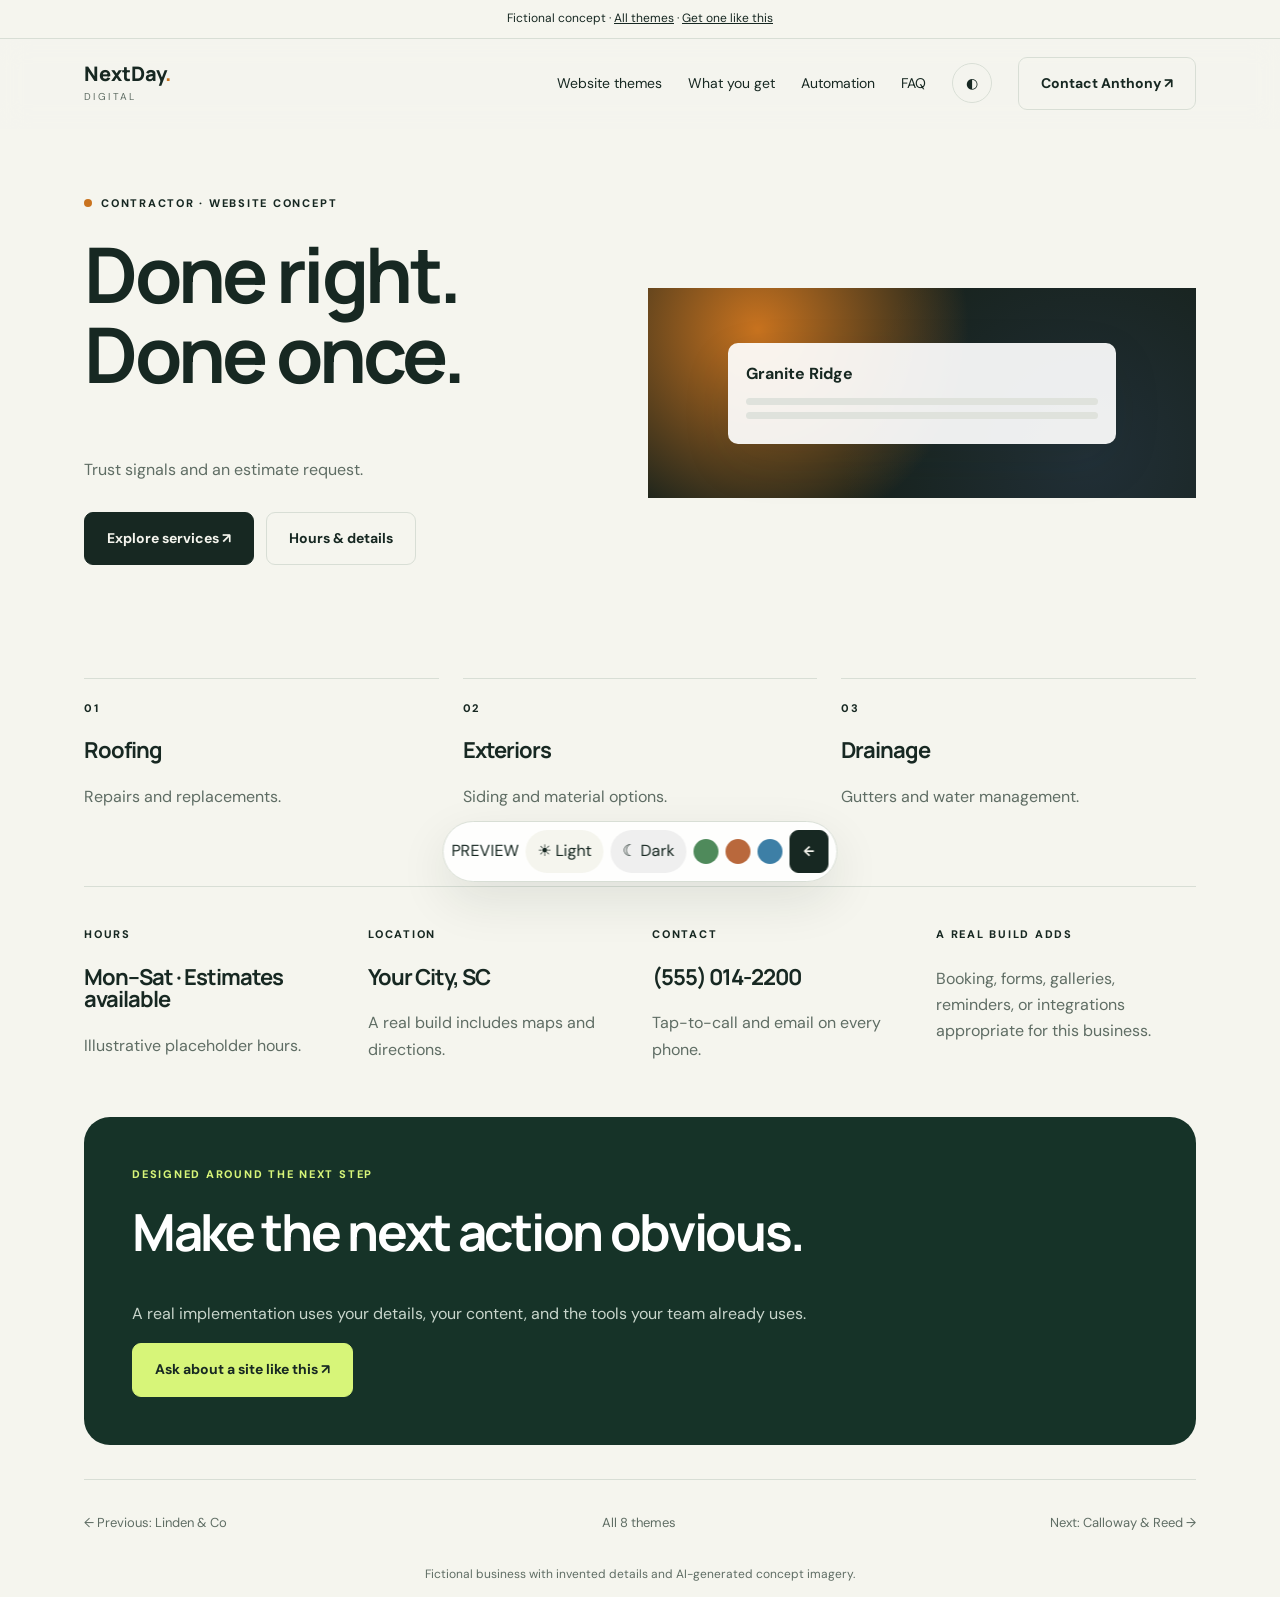
<file: contractor.html>
<!doctype html><html lang="en" data-theme="light"><head><meta charset="UTF-8"><meta name="viewport" content="width=device-width,initial-scale=1"><meta name="robots" content="noindex,follow"><title>Granite Ridge — Website concept by NextDay Digital</title><link rel="stylesheet" href="style.css"><script>document.documentElement.classList.add('js');const m=new URLSearchParams(location.search).get('mode');if(m)document.documentElement.dataset.theme=m</script></head><body class="demo-contractor"><div class="demo-bar">Fictional concept · <a href="themes.html"><u>All themes</u></a> · <a href="index.html?theme=Granite Ridge#inquire"><u>Get one like this</u></a></div><header class="header" id="header"><div class="wrap"><nav><a class="brand" href="index.html">NextDay<span class="mark">.</span><small>DIGITAL</small></a><div class="navlinks"><a href="themes.html" class="">Website themes</a><a href="index.html#packages">What you get</a><a href="index.html#automation">Automation</a><a href="index.html#faq">FAQ</a><button class="theme-toggle" aria-label="Switch color theme">◐</button><a class="btn outline" href="index.html#inquire">Contact Anthony ↗</a></div><button class="burger" id="burger" aria-label="Menu" aria-expanded="false"><i></i><i></i><i></i></button></nav><div class="mobile" id="mobile"><a href="themes.html">Website themes</a><a href="index.html#packages">What you get</a><a href="index.html#automation">Automation</a><a href="index.html#faq">FAQ</a><a href="index.html#inquire">Contact Anthony</a></div></div></header><main><div class="wrap"><section class="demo-hero"><div><div class="eyebrow"><span class="dot"></span>CONTRACTOR · WEBSITE CONCEPT</div><h1>Done right. Done once.</h1><p>Trust signals and an estimate request.</p><div class="actions"><a class="btn" href="#services">Explore services ↗</a><a class="btn outline" href="#details">Hours & details</a></div></div><div><div class="paint" style="--c1:#c9731f;--c2:#223038"><div class="plate"><b>Granite Ridge</b><div class="line"></div><div class="line"></div></div></div></div></section><section class="demo-services" id="services"><article><div class="eyebrow">01</div><h3>Roofing</h3><p>Repairs and replacements.</p></article><article><div class="eyebrow">02</div><h3>Exteriors</h3><p>Siding and material options.</p></article><article><div class="eyebrow">03</div><h3>Drainage</h3><p>Gutters and water management.</p></article></section><section class="info" id="details"><div><div class="eyebrow">HOURS</div><h3>Mon–Sat · Estimates available</h3><p>Illustrative placeholder hours.</p></div><div><div class="eyebrow">LOCATION</div><h3>Your City, SC</h3><p>A real build includes maps and directions.</p></div><div><div class="eyebrow">CONTACT</div><h3>(555) 014-2200</h3><p>Tap-to-call and email on every phone.</p></div><div><div class="eyebrow">A REAL BUILD ADDS</div><p>Booking, forms, galleries, reminders, or integrations appropriate for this business.</p></div></section><section class="demo-cta"><div class="eyebrow" style="color:var(--lime)">DESIGNED AROUND THE NEXT STEP</div><h2>Make the next action obvious.</h2><p>A real implementation uses your details, your content, and the tools your team already uses.</p><a class="btn light" href="index.html?theme=Granite Ridge#inquire">Ask about a site like this ↗</a></section><footer class="footer"><a href="salon.html">← Previous: Linden & Co</a><a href="themes.html">All 8 themes</a><a href="professional.html">Next: Calloway & Reed →</a></footer><p style="text-align:center;font-size:12px">Fictional business with invented details and AI-generated concept imagery.</p></div></main><div class="dock"><span class="label">PREVIEW</span><button class="mode" data-mode="light">☀ <span>Light</span></button><button class="mode" data-mode="dark">☾ <span>Dark</span></button><button class="swatch" data-accent="forest" style="background:#4f8a5b" aria-label="Forest"></button><button class="swatch" data-accent="clay" style="background:#b9683c" aria-label="Clay"></button><button class="swatch" data-accent="ocean" style="background:#3d7fa6" aria-label="Ocean"></button><a class="btn" style="padding:9px 13px" href="themes.html">←</a></div><script src="app.js"></script></body></html>
</file>
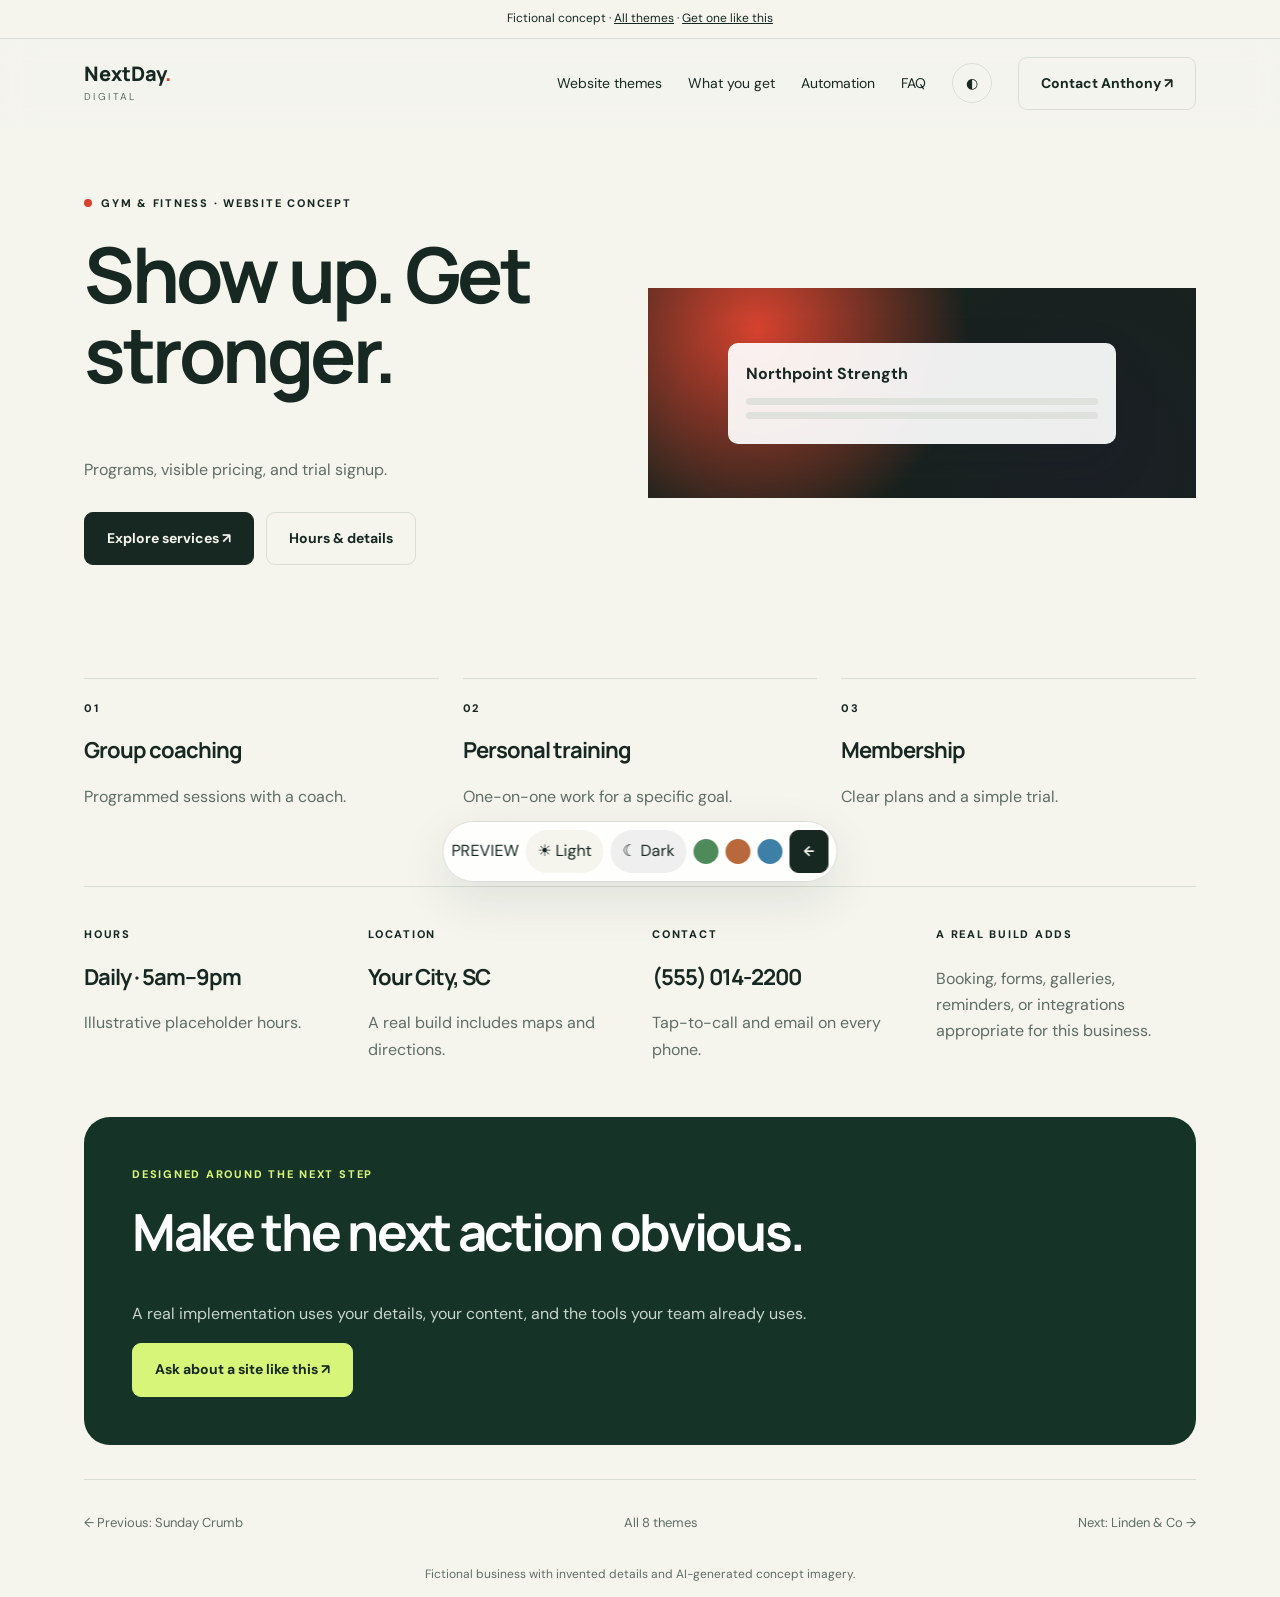
<file: fitness.html>
<!doctype html><html lang="en" data-theme="light"><head><meta charset="UTF-8"><meta name="viewport" content="width=device-width,initial-scale=1"><meta name="robots" content="noindex,follow"><title>Northpoint Strength — Website concept by NextDay Digital</title><link rel="stylesheet" href="style.css"><script>document.documentElement.classList.add('js');const m=new URLSearchParams(location.search).get('mode');if(m)document.documentElement.dataset.theme=m</script></head><body class="demo-fitness"><div class="demo-bar">Fictional concept · <a href="themes.html"><u>All themes</u></a> · <a href="index.html?theme=Northpoint Strength#inquire"><u>Get one like this</u></a></div><header class="header" id="header"><div class="wrap"><nav><a class="brand" href="index.html">NextDay<span class="mark">.</span><small>DIGITAL</small></a><div class="navlinks"><a href="themes.html" class="">Website themes</a><a href="index.html#packages">What you get</a><a href="index.html#automation">Automation</a><a href="index.html#faq">FAQ</a><button class="theme-toggle" aria-label="Switch color theme">◐</button><a class="btn outline" href="index.html#inquire">Contact Anthony ↗</a></div><button class="burger" id="burger" aria-label="Menu" aria-expanded="false"><i></i><i></i><i></i></button></nav><div class="mobile" id="mobile"><a href="themes.html">Website themes</a><a href="index.html#packages">What you get</a><a href="index.html#automation">Automation</a><a href="index.html#faq">FAQ</a><a href="index.html#inquire">Contact Anthony</a></div></div></header><main><div class="wrap"><section class="demo-hero"><div><div class="eyebrow"><span class="dot"></span>GYM & FITNESS · WEBSITE CONCEPT</div><h1>Show up. Get stronger.</h1><p>Programs, visible pricing, and trial signup.</p><div class="actions"><a class="btn" href="#services">Explore services ↗</a><a class="btn outline" href="#details">Hours & details</a></div></div><div><div class="paint" style="--c1:#d8432f;--c2:#1b1f26"><div class="plate"><b>Northpoint Strength</b><div class="line"></div><div class="line"></div></div></div></div></section><section class="demo-services" id="services"><article><div class="eyebrow">01</div><h3>Group coaching</h3><p>Programmed sessions with a coach.</p></article><article><div class="eyebrow">02</div><h3>Personal training</h3><p>One-on-one work for a specific goal.</p></article><article><div class="eyebrow">03</div><h3>Membership</h3><p>Clear plans and a simple trial.</p></article></section><section class="info" id="details"><div><div class="eyebrow">HOURS</div><h3>Daily · 5am–9pm</h3><p>Illustrative placeholder hours.</p></div><div><div class="eyebrow">LOCATION</div><h3>Your City, SC</h3><p>A real build includes maps and directions.</p></div><div><div class="eyebrow">CONTACT</div><h3>(555) 014-2200</h3><p>Tap-to-call and email on every phone.</p></div><div><div class="eyebrow">A REAL BUILD ADDS</div><p>Booking, forms, galleries, reminders, or integrations appropriate for this business.</p></div></section><section class="demo-cta"><div class="eyebrow" style="color:var(--lime)">DESIGNED AROUND THE NEXT STEP</div><h2>Make the next action obvious.</h2><p>A real implementation uses your details, your content, and the tools your team already uses.</p><a class="btn light" href="index.html?theme=Northpoint Strength#inquire">Ask about a site like this ↗</a></section><footer class="footer"><a href="bakery.html">← Previous: Sunday Crumb</a><a href="themes.html">All 8 themes</a><a href="salon.html">Next: Linden & Co →</a></footer><p style="text-align:center;font-size:12px">Fictional business with invented details and AI-generated concept imagery.</p></div></main><div class="dock"><span class="label">PREVIEW</span><button class="mode" data-mode="light">☀ <span>Light</span></button><button class="mode" data-mode="dark">☾ <span>Dark</span></button><button class="swatch" data-accent="forest" style="background:#4f8a5b" aria-label="Forest"></button><button class="swatch" data-accent="clay" style="background:#b9683c" aria-label="Clay"></button><button class="swatch" data-accent="ocean" style="background:#3d7fa6" aria-label="Ocean"></button><a class="btn" style="padding:9px 13px" href="themes.html">←</a></div><script src="app.js"></script></body></html>
</file>
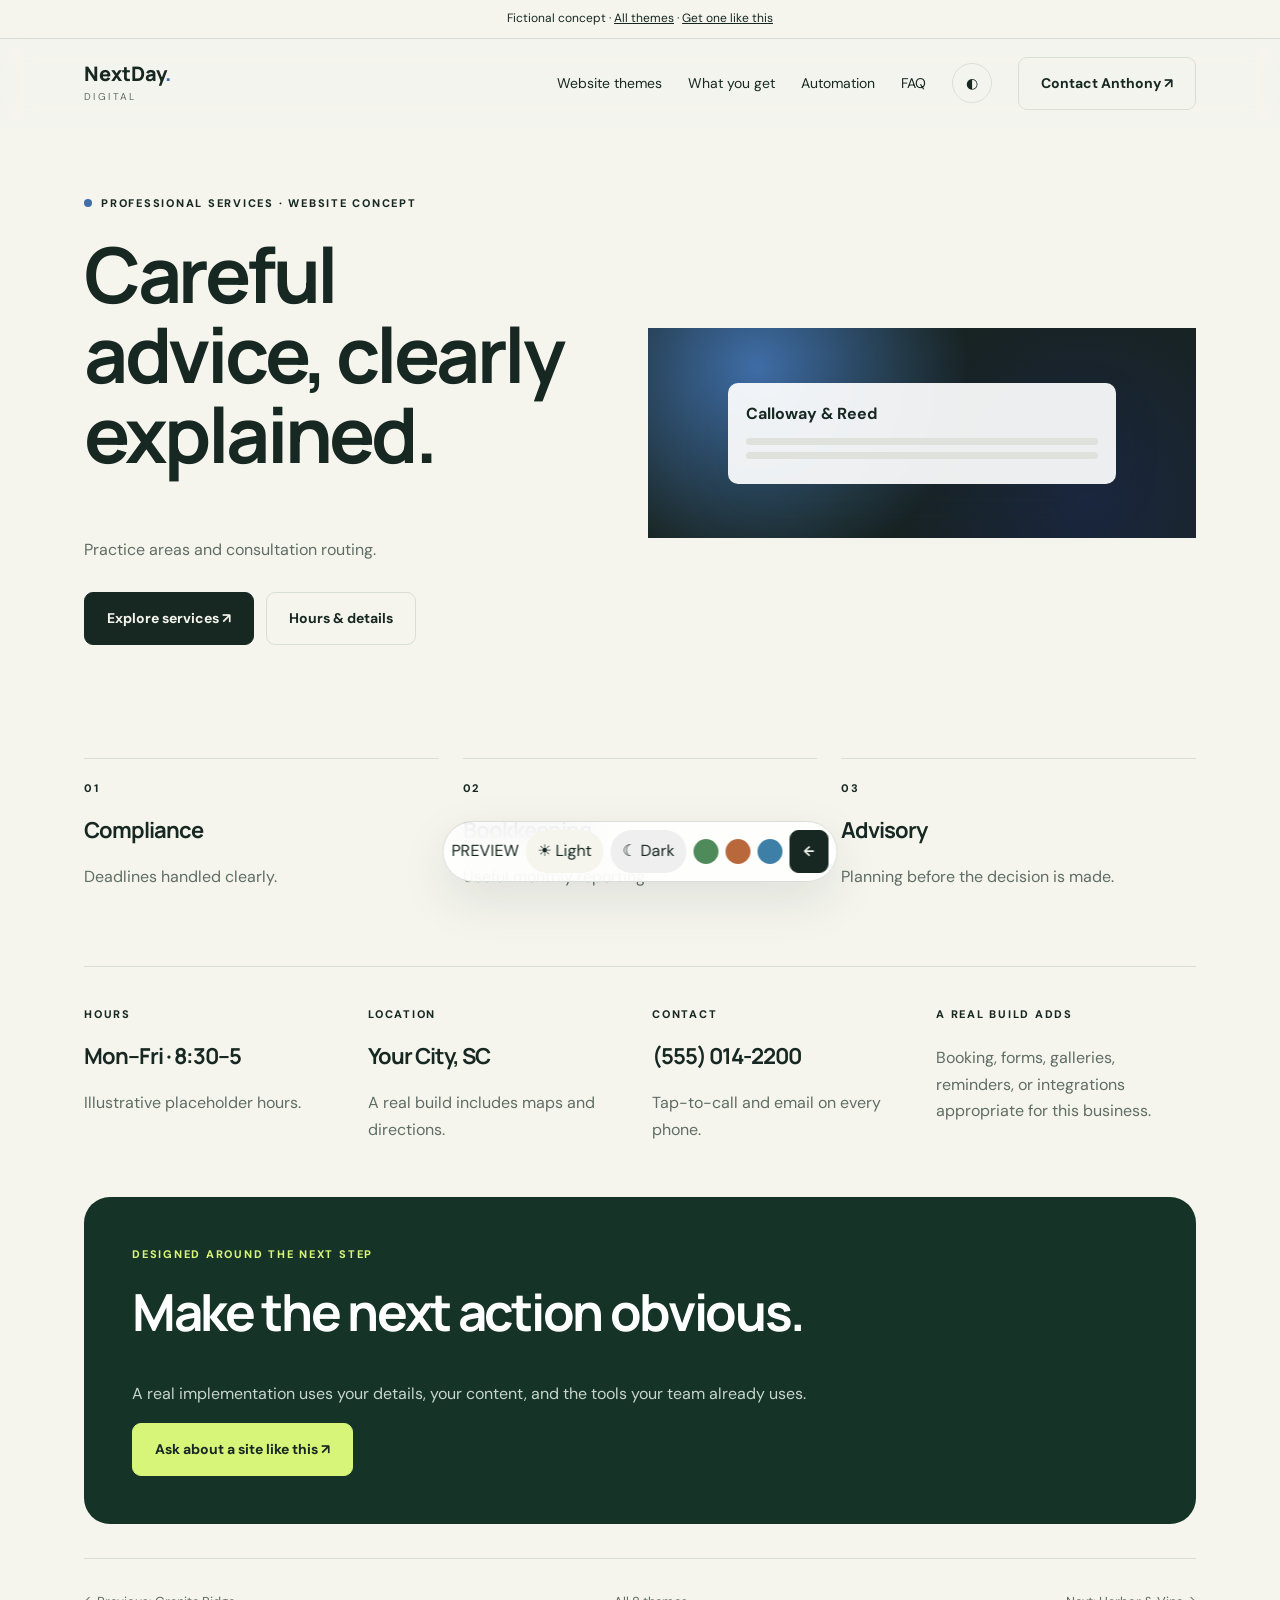
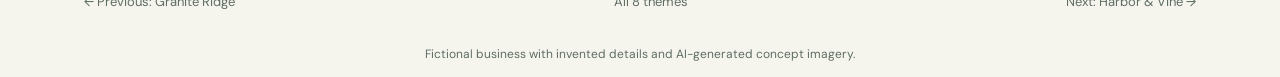
<file: professional.html>
<!doctype html><html lang="en" data-theme="light"><head><meta charset="UTF-8"><meta name="viewport" content="width=device-width,initial-scale=1"><meta name="robots" content="noindex,follow"><title>Calloway & Reed — Website concept by NextDay Digital</title><link rel="stylesheet" href="style.css"><script>document.documentElement.classList.add('js');const m=new URLSearchParams(location.search).get('mode');if(m)document.documentElement.dataset.theme=m</script></head><body class="demo-professional"><div class="demo-bar">Fictional concept · <a href="themes.html"><u>All themes</u></a> · <a href="index.html?theme=Calloway %26 Reed#inquire"><u>Get one like this</u></a></div><header class="header" id="header"><div class="wrap"><nav><a class="brand" href="index.html">NextDay<span class="mark">.</span><small>DIGITAL</small></a><div class="navlinks"><a href="themes.html" class="">Website themes</a><a href="index.html#packages">What you get</a><a href="index.html#automation">Automation</a><a href="index.html#faq">FAQ</a><button class="theme-toggle" aria-label="Switch color theme">◐</button><a class="btn outline" href="index.html#inquire">Contact Anthony ↗</a></div><button class="burger" id="burger" aria-label="Menu" aria-expanded="false"><i></i><i></i><i></i></button></nav><div class="mobile" id="mobile"><a href="themes.html">Website themes</a><a href="index.html#packages">What you get</a><a href="index.html#automation">Automation</a><a href="index.html#faq">FAQ</a><a href="index.html#inquire">Contact Anthony</a></div></div></header><main><div class="wrap"><section class="demo-hero"><div><div class="eyebrow"><span class="dot"></span>PROFESSIONAL SERVICES · WEBSITE CONCEPT</div><h1>Careful advice, clearly explained.</h1><p>Practice areas and consultation routing.</p><div class="actions"><a class="btn" href="#services">Explore services ↗</a><a class="btn outline" href="#details">Hours & details</a></div></div><div><div class="paint" style="--c1:#3f6ea8;--c2:#1b2740"><div class="plate"><b>Calloway & Reed</b><div class="line"></div><div class="line"></div></div></div></div></section><section class="demo-services" id="services"><article><div class="eyebrow">01</div><h3>Compliance</h3><p>Deadlines handled clearly.</p></article><article><div class="eyebrow">02</div><h3>Bookkeeping</h3><p>Useful monthly reporting.</p></article><article><div class="eyebrow">03</div><h3>Advisory</h3><p>Planning before the decision is made.</p></article></section><section class="info" id="details"><div><div class="eyebrow">HOURS</div><h3>Mon–Fri · 8:30–5</h3><p>Illustrative placeholder hours.</p></div><div><div class="eyebrow">LOCATION</div><h3>Your City, SC</h3><p>A real build includes maps and directions.</p></div><div><div class="eyebrow">CONTACT</div><h3>(555) 014-2200</h3><p>Tap-to-call and email on every phone.</p></div><div><div class="eyebrow">A REAL BUILD ADDS</div><p>Booking, forms, galleries, reminders, or integrations appropriate for this business.</p></div></section><section class="demo-cta"><div class="eyebrow" style="color:var(--lime)">DESIGNED AROUND THE NEXT STEP</div><h2>Make the next action obvious.</h2><p>A real implementation uses your details, your content, and the tools your team already uses.</p><a class="btn light" href="index.html?theme=Calloway %26 Reed#inquire">Ask about a site like this ↗</a></section><footer class="footer"><a href="contractor.html">← Previous: Granite Ridge</a><a href="themes.html">All 8 themes</a><a href="restaurant.html">Next: Harbor & Vine →</a></footer><p style="text-align:center;font-size:12px">Fictional business with invented details and AI-generated concept imagery.</p></div></main><div class="dock"><span class="label">PREVIEW</span><button class="mode" data-mode="light">☀ <span>Light</span></button><button class="mode" data-mode="dark">☾ <span>Dark</span></button><button class="swatch" data-accent="forest" style="background:#4f8a5b" aria-label="Forest"></button><button class="swatch" data-accent="clay" style="background:#b9683c" aria-label="Clay"></button><button class="swatch" data-accent="ocean" style="background:#3d7fa6" aria-label="Ocean"></button><a class="btn" style="padding:9px 13px" href="themes.html">←</a></div><script src="app.js"></script></body></html>
</file>
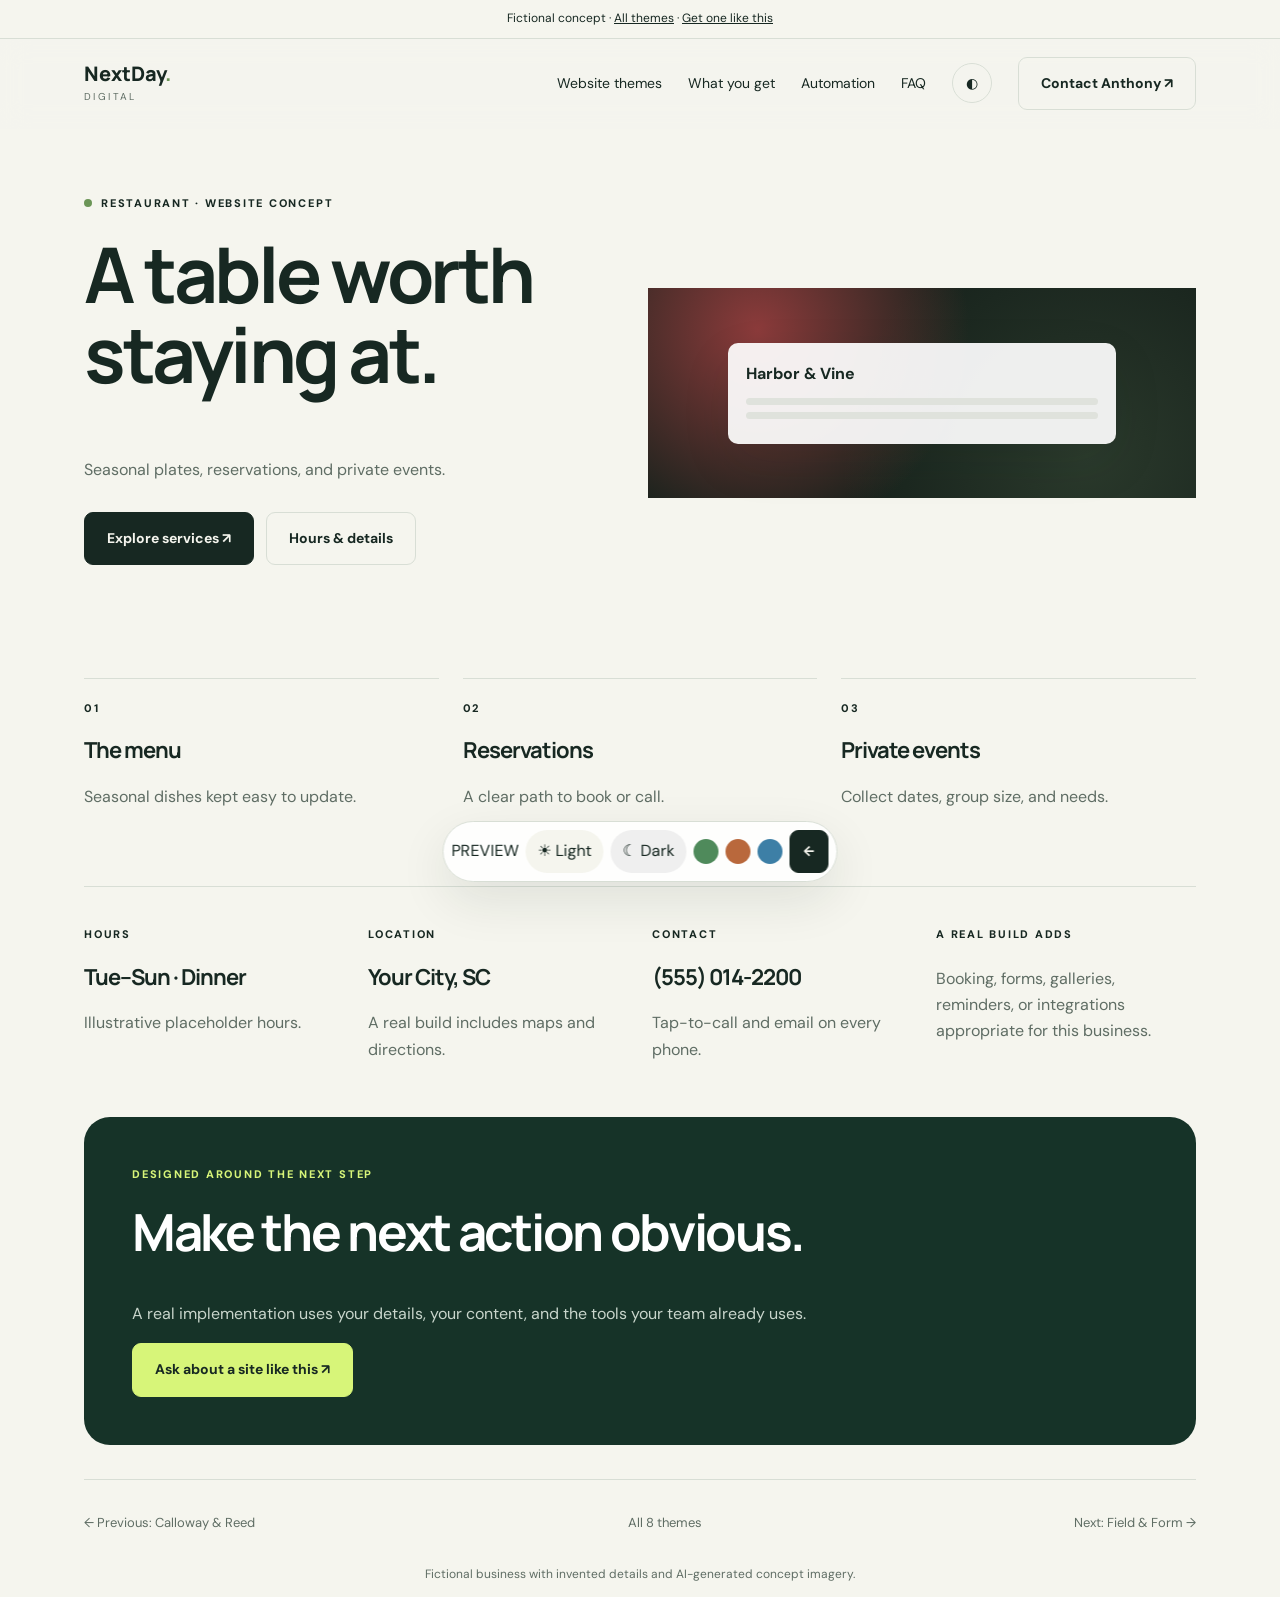
<file: restaurant.html>
<!doctype html><html lang="en" data-theme="light"><head><meta charset="UTF-8"><meta name="viewport" content="width=device-width,initial-scale=1"><meta name="robots" content="noindex,follow"><title>Harbor & Vine — Website concept by NextDay Digital</title><link rel="stylesheet" href="style.css"><script>document.documentElement.classList.add('js');const m=new URLSearchParams(location.search).get('mode');if(m)document.documentElement.dataset.theme=m</script></head><body class="demo-restaurant"><div class="demo-bar">Fictional concept · <a href="themes.html"><u>All themes</u></a> · <a href="index.html?theme=Harbor %26 Vine#inquire"><u>Get one like this</u></a></div><header class="header" id="header"><div class="wrap"><nav><a class="brand" href="index.html">NextDay<span class="mark">.</span><small>DIGITAL</small></a><div class="navlinks"><a href="themes.html" class="">Website themes</a><a href="index.html#packages">What you get</a><a href="index.html#automation">Automation</a><a href="index.html#faq">FAQ</a><button class="theme-toggle" aria-label="Switch color theme">◐</button><a class="btn outline" href="index.html#inquire">Contact Anthony ↗</a></div><button class="burger" id="burger" aria-label="Menu" aria-expanded="false"><i></i><i></i><i></i></button></nav><div class="mobile" id="mobile"><a href="themes.html">Website themes</a><a href="index.html#packages">What you get</a><a href="index.html#automation">Automation</a><a href="index.html#faq">FAQ</a><a href="index.html#inquire">Contact Anthony</a></div></div></header><main><div class="wrap"><section class="demo-hero"><div><div class="eyebrow"><span class="dot"></span>RESTAURANT · WEBSITE CONCEPT</div><h1>A table worth staying at.</h1><p>Seasonal plates, reservations, and private events.</p><div class="actions"><a class="btn" href="#services">Explore services ↗</a><a class="btn outline" href="#details">Hours & details</a></div></div><div><div class="paint" style="--c1:#8c3b3b;--c2:#2b3a2c"><div class="plate"><b>Harbor & Vine</b><div class="line"></div><div class="line"></div></div></div></div></section><section class="demo-services" id="services"><article><div class="eyebrow">01</div><h3>The menu</h3><p>Seasonal dishes kept easy to update.</p></article><article><div class="eyebrow">02</div><h3>Reservations</h3><p>A clear path to book or call.</p></article><article><div class="eyebrow">03</div><h3>Private events</h3><p>Collect dates, group size, and needs.</p></article></section><section class="info" id="details"><div><div class="eyebrow">HOURS</div><h3>Tue–Sun · Dinner</h3><p>Illustrative placeholder hours.</p></div><div><div class="eyebrow">LOCATION</div><h3>Your City, SC</h3><p>A real build includes maps and directions.</p></div><div><div class="eyebrow">CONTACT</div><h3>(555) 014-2200</h3><p>Tap-to-call and email on every phone.</p></div><div><div class="eyebrow">A REAL BUILD ADDS</div><p>Booking, forms, galleries, reminders, or integrations appropriate for this business.</p></div></section><section class="demo-cta"><div class="eyebrow" style="color:var(--lime)">DESIGNED AROUND THE NEXT STEP</div><h2>Make the next action obvious.</h2><p>A real implementation uses your details, your content, and the tools your team already uses.</p><a class="btn light" href="index.html?theme=Harbor %26 Vine#inquire">Ask about a site like this ↗</a></section><footer class="footer"><a href="professional.html">← Previous: Calloway & Reed</a><a href="themes.html">All 8 themes</a><a href="landscape.html">Next: Field & Form →</a></footer><p style="text-align:center;font-size:12px">Fictional business with invented details and AI-generated concept imagery.</p></div></main><div class="dock"><span class="label">PREVIEW</span><button class="mode" data-mode="light">☀ <span>Light</span></button><button class="mode" data-mode="dark">☾ <span>Dark</span></button><button class="swatch" data-accent="forest" style="background:#4f8a5b" aria-label="Forest"></button><button class="swatch" data-accent="clay" style="background:#b9683c" aria-label="Clay"></button><button class="swatch" data-accent="ocean" style="background:#3d7fa6" aria-label="Ocean"></button><a class="btn" style="padding:9px 13px" href="themes.html">←</a></div><script src="app.js"></script></body></html>
</file>
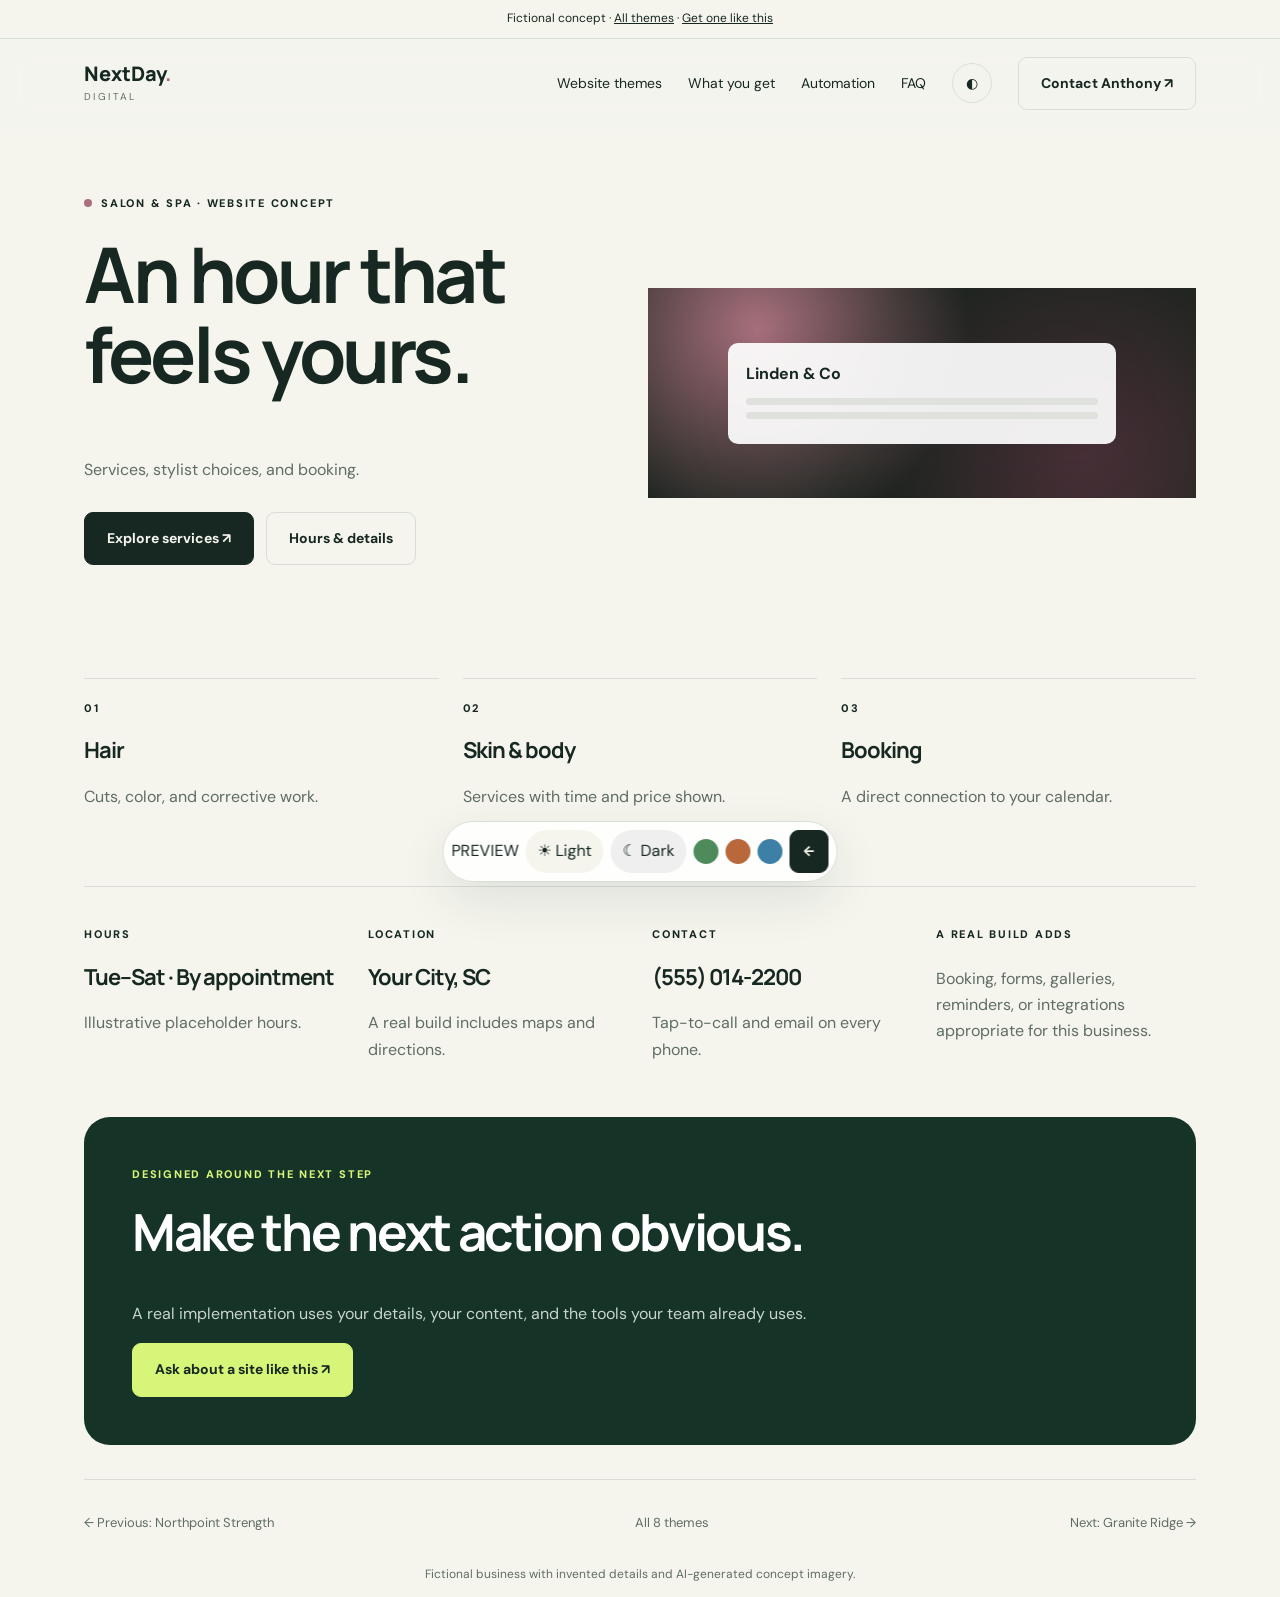
<file: salon.html>
<!doctype html><html lang="en" data-theme="light"><head><meta charset="UTF-8"><meta name="viewport" content="width=device-width,initial-scale=1"><meta name="robots" content="noindex,follow"><title>Linden & Co — Website concept by NextDay Digital</title><link rel="stylesheet" href="style.css"><script>document.documentElement.classList.add('js');const m=new URLSearchParams(location.search).get('mode');if(m)document.documentElement.dataset.theme=m</script></head><body class="demo-salon"><div class="demo-bar">Fictional concept · <a href="themes.html"><u>All themes</u></a> · <a href="index.html?theme=Linden %26 Co#inquire"><u>Get one like this</u></a></div><header class="header" id="header"><div class="wrap"><nav><a class="brand" href="index.html">NextDay<span class="mark">.</span><small>DIGITAL</small></a><div class="navlinks"><a href="themes.html" class="">Website themes</a><a href="index.html#packages">What you get</a><a href="index.html#automation">Automation</a><a href="index.html#faq">FAQ</a><button class="theme-toggle" aria-label="Switch color theme">◐</button><a class="btn outline" href="index.html#inquire">Contact Anthony ↗</a></div><button class="burger" id="burger" aria-label="Menu" aria-expanded="false"><i></i><i></i><i></i></button></nav><div class="mobile" id="mobile"><a href="themes.html">Website themes</a><a href="index.html#packages">What you get</a><a href="index.html#automation">Automation</a><a href="index.html#faq">FAQ</a><a href="index.html#inquire">Contact Anthony</a></div></div></header><main><div class="wrap"><section class="demo-hero"><div><div class="eyebrow"><span class="dot"></span>SALON & SPA · WEBSITE CONCEPT</div><h1>An hour that feels yours.</h1><p>Services, stylist choices, and booking.</p><div class="actions"><a class="btn" href="#services">Explore services ↗</a><a class="btn outline" href="#details">Hours & details</a></div></div><div><div class="paint" style="--c1:#a8707d;--c2:#4a3038"><div class="plate"><b>Linden & Co</b><div class="line"></div><div class="line"></div></div></div></div></section><section class="demo-services" id="services"><article><div class="eyebrow">01</div><h3>Hair</h3><p>Cuts, color, and corrective work.</p></article><article><div class="eyebrow">02</div><h3>Skin & body</h3><p>Services with time and price shown.</p></article><article><div class="eyebrow">03</div><h3>Booking</h3><p>A direct connection to your calendar.</p></article></section><section class="info" id="details"><div><div class="eyebrow">HOURS</div><h3>Tue–Sat · By appointment</h3><p>Illustrative placeholder hours.</p></div><div><div class="eyebrow">LOCATION</div><h3>Your City, SC</h3><p>A real build includes maps and directions.</p></div><div><div class="eyebrow">CONTACT</div><h3>(555) 014-2200</h3><p>Tap-to-call and email on every phone.</p></div><div><div class="eyebrow">A REAL BUILD ADDS</div><p>Booking, forms, galleries, reminders, or integrations appropriate for this business.</p></div></section><section class="demo-cta"><div class="eyebrow" style="color:var(--lime)">DESIGNED AROUND THE NEXT STEP</div><h2>Make the next action obvious.</h2><p>A real implementation uses your details, your content, and the tools your team already uses.</p><a class="btn light" href="index.html?theme=Linden %26 Co#inquire">Ask about a site like this ↗</a></section><footer class="footer"><a href="fitness.html">← Previous: Northpoint Strength</a><a href="themes.html">All 8 themes</a><a href="contractor.html">Next: Granite Ridge →</a></footer><p style="text-align:center;font-size:12px">Fictional business with invented details and AI-generated concept imagery.</p></div></main><div class="dock"><span class="label">PREVIEW</span><button class="mode" data-mode="light">☀ <span>Light</span></button><button class="mode" data-mode="dark">☾ <span>Dark</span></button><button class="swatch" data-accent="forest" style="background:#4f8a5b" aria-label="Forest"></button><button class="swatch" data-accent="clay" style="background:#b9683c" aria-label="Clay"></button><button class="swatch" data-accent="ocean" style="background:#3d7fa6" aria-label="Ocean"></button><a class="btn" style="padding:9px 13px" href="themes.html">←</a></div><script src="app.js"></script></body></html>
</file>
<file: style.css>
@import url('https://fonts.googleapis.com/css2?family=DM+Sans:wght@400;500;600;700&family=Manrope:wght@500;600;700;800&display=swap');
:root{--paper:#f5f5ee;--surface:#fff;--ink:#172822;--muted:#5f6d64;--line:#d8ded5;--green:#244b3c;--deep:#163328;--lime:#d7f579;--accent:#6b9557;--r:18px;--shadow:0 18px 50px #142d2019}html[data-theme=dark]{--paper:#0e1512;--surface:#16211c;--ink:#edf3ed;--muted:#a6b4aa;--line:#29362f;--green:#1e3b31;--deep:#10271e;--accent:#92ba7d;color-scheme:dark}*{box-sizing:border-box}html{scroll-behavior:smooth;scroll-padding-top:90px;overflow-x:clip}body{margin:0;background:var(--paper);color:var(--ink);font:16px/1.65 'DM Sans',sans-serif;overflow-x:clip;transition:.3s}a{color:inherit;text-decoration:none}img{display:block;max-width:100%}button,input,textarea{font:inherit;color:inherit}button{cursor:pointer}h1,h2,h3,p{margin-top:0}h1,h2,h3{font-family:Manrope,sans-serif;line-height:1.04;letter-spacing:-.045em}h1{font-size:clamp(44px,6vw,82px)}h2{font-size:clamp(32px,4vw,54px)}h3{font-size:22px}p{color:var(--muted)}.wrap{max-width:1240px;margin:auto;padding:0 5%}.skip{position:absolute;left:-9999px}.skip:focus{left:15px;top:12px;padding:10px;background:var(--surface);z-index:300}.progress{position:fixed;inset:0 0 auto;height:3px;background:linear-gradient(90deg,var(--accent),var(--lime));transform:scaleX(var(--p,0));transform-origin:left;z-index:200}.header{position:sticky;top:0;z-index:150;background:color-mix(in srgb,var(--paper) 82%,transparent);backdrop-filter:blur(14px);border-bottom:1px solid transparent}.header.stuck{border-color:var(--line)}nav{display:flex;align-items:center;justify-content:space-between;padding:18px 0;gap:20px}.brand{font:800 20px/1 Manrope}.brand small{display:block;font:10px DM Sans;letter-spacing:.24em;margin-top:6px;color:var(--muted)}.mark{color:var(--accent)}.navlinks{display:flex;gap:26px;align-items:center;font-size:14px}.btn{display:inline-flex;align-items:center;justify-content:center;gap:12px;padding:14px 22px;border-radius:9px;border:1px solid var(--ink);background:var(--ink);color:var(--paper);font-weight:700;font-size:14px;transition:.3s}.btn:hover{transform:translateY(-2px);box-shadow:var(--shadow)}.btn.outline{background:transparent;color:var(--ink);border-color:var(--line)}.btn.light{background:var(--lime);color:#172822;border-color:var(--lime)}.theme-toggle,.burger{width:40px;height:40px;border:1px solid var(--line);border-radius:50%;background:transparent}.burger{display:none;border-radius:10px}.burger i{display:block;width:18px;height:2px;background:var(--ink);margin:4px auto}.mobile{display:none;max-height:0;overflow:hidden;transition:.4s;border-top:1px solid var(--line)}.mobile.open{max-height:520px}.mobile a{display:block;padding:15px 0;border-bottom:1px solid var(--line);font-size:18px}.hero{display:grid;grid-template-columns:1.05fr 1fr;gap:6%;align-items:center;padding:78px 0}.eyebrow{text-transform:uppercase;letter-spacing:.16em;font-size:11px;font-weight:800;margin-bottom:22px}.dot{display:inline-block;width:8px;height:8px;border-radius:50%;background:var(--accent);margin-right:9px}.hero h1 em{font-family:Georgia,serif;color:var(--accent);font-weight:400}.hero p{max-width:480px;font-size:18px}.actions{display:flex;gap:12px;flex-wrap:wrap;margin:28px 0}.preview{background:var(--surface);border:1px solid var(--line);border-radius:14px;padding:20px;box-shadow:var(--shadow);transform:rotate(1.5deg)}.preview h2{font-family:Georgia,serif;font-weight:400;font-size:34px}.preview img{width:100%;height:250px;object-fit:cover;border-radius:8px}.strip{border-block:1px solid var(--line);padding:18px 0;color:var(--muted);overflow:hidden}.strip div{display:flex;gap:42px;white-space:nowrap;justify-content:center}.section{padding:82px 0}.head{display:flex;justify-content:space-between;align-items:end;gap:30px;margin-bottom:38px}.head h2{margin:0}.head p{max-width:350px;margin:0}.grid{display:grid;grid-template-columns:repeat(3,1fr);gap:24px}.card{background:var(--surface);border:1px solid var(--line);border-radius:var(--r);overflow:hidden;transition:.35s}.card:hover{transform:translateY(-6px);box-shadow:var(--shadow)}.card img{width:100%;height:220px;object-fit:cover}.card-body{padding:20px}.card-body p{font-size:14px}.chip{display:inline-block;padding:5px 10px;border:1px solid var(--line);border-radius:100px;font-size:11px;color:var(--muted);margin:3px}.facts,.services{display:grid;grid-template-columns:repeat(4,1fr);gap:24px;border-block:1px solid var(--line);padding:34px 0}.fact b{display:block;font:700 40px Manrope;letter-spacing:-.05em}.fact span{font-size:13px;color:var(--muted)}.starter{display:grid;grid-template-columns:1fr 1fr;gap:7%;padding:42px;background:color-mix(in srgb,var(--accent) 12%,var(--paper));border:1px solid var(--line);border-radius:26px}.starter li{margin:12px 0;color:var(--muted)}.darkband{display:grid;grid-template-columns:1fr 1fr;gap:8%;padding:50px;background:var(--deep);border-radius:26px}.darkband h2{color:#fff}.darkband p{color:#c7d4ca}.flow{display:grid;gap:10px}.flow div{padding:16px;border:1px solid #ffffff2d;border-radius:10px;color:#fff}.process{display:grid;grid-template-columns:repeat(3,1fr);gap:28px}.process article{border-top:2px solid var(--line);padding-top:18px}.process b{color:var(--accent);font-size:12px;letter-spacing:.12em}.inquiry{padding:46px;background:color-mix(in srgb,var(--accent) 10%,var(--paper));border:1px solid var(--line);border-radius:26px}.split{display:grid;grid-template-columns:1fr 1fr;gap:8%}.form{display:grid;grid-template-columns:1fr 1fr;gap:14px}.field{display:grid;gap:5px;font-size:12px;font-weight:700}.field input,.field textarea{padding:13px;border:1px solid var(--line);border-radius:8px;background:var(--surface)}.field textarea{min-height:120px}.full{grid-column:1/-1}.faq details{border-bottom:1px solid var(--line);padding:18px 0}.faq summary{font-weight:700;cursor:pointer}.faq p{max-width:830px}.footer{display:flex;justify-content:space-between;gap:20px;flex-wrap:wrap;border-top:1px solid var(--line);padding:32px 0;font-size:13px;color:var(--muted)}.reveal{opacity:0;transform:translateY(22px);transition:.75s cubic-bezier(.22,1,.36,1)}.reveal.in{opacity:1;transform:none}
/* gallery */.gallery-hero{padding:65px 0 35px;max-width:850px}.filters{display:flex;gap:9px;flex-wrap:wrap;margin:0 0 34px}.filter{padding:10px 16px;border:1px solid var(--line);border-radius:100px;background:transparent}.filter[aria-pressed=true]{background:var(--ink);color:var(--paper)}.theme-grid{display:grid;grid-template-columns:repeat(3,1fr);gap:24px}.theme-card.hide{display:none}.launch{display:flex;gap:8px;border-top:1px dashed var(--line);padding-top:14px}.launch a{padding:7px 12px;border:1px solid var(--line);border-radius:100px;font-size:12px}.paint{height:210px;padding:25px;display:grid;place-items:center;background:radial-gradient(circle at 20% 20%,var(--c1),transparent 45%),radial-gradient(circle at 80% 80%,var(--c2),transparent 52%),#17221c}.plate{width:78%;padding:18px;background:#ffffffeb;color:#172822;border-radius:10px;box-shadow:var(--shadow)}.plate b{display:block;margin-bottom:10px}.line{height:7px;background:#dfe2dc;border-radius:4px;margin:7px 0}.demo-bar{text-align:center;padding:9px;background:var(--paper);border-bottom:1px solid var(--line);font-size:12px}.demo-hero{display:grid;grid-template-columns:1fr 1.1fr;gap:6%;align-items:center;padding:65px 0}.demo-hero img{width:100%;height:520px;object-fit:cover;border-radius:16px;box-shadow:var(--shadow)}.demo-services{display:grid;grid-template-columns:repeat(3,1fr);gap:24px;padding:20px 0 60px}.demo-services article{border-top:1px solid var(--line);padding-top:20px}.info{display:grid;grid-template-columns:repeat(4,1fr);gap:24px;border-top:1px solid var(--line);padding:38px 0}.demo-cta{padding:48px;background:var(--deep);border-radius:26px;margin-bottom:34px}.demo-cta h2{color:#fff}.demo-cta p{color:#c8d5cb}.dock{position:fixed;left:50%;bottom:18px;transform:translateX(-50%);display:flex;align-items:center;gap:7px;padding:8px;background:color-mix(in srgb,var(--surface) 88%,transparent);border:1px solid var(--line);border-radius:100px;box-shadow:var(--shadow);backdrop-filter:blur(14px);z-index:140}.mode,.swatch{border:0}.mode{padding:8px 12px;border-radius:100px}.mode[aria-pressed=true]{background:var(--paper)}.swatch{width:25px;height:25px;border-radius:50%}.swatch[aria-pressed=true]{outline:2px solid var(--ink);outline-offset:2px}.demo-auto{--accent:#d7f579}.demo-bakery{--paper:#f8eee1;--ink:#653423;--deep:#733e29;--accent:#b4703f}.demo-salon{--accent:#a8707d}.demo-fitness{--accent:#d8432f}.demo-contractor{--accent:#c9731f}.demo-professional{--accent:#3f6ea8}.to-top{position:fixed;right:18px;bottom:18px;width:44px;height:44px;border-radius:50%;background:var(--ink);color:var(--paper);display:grid;place-items:center;opacity:0;pointer-events:none}.to-top.show{opacity:1;pointer-events:auto}
@media(max-width:900px){.navlinks{display:none}.burger{display:block}.mobile{display:block}.hero,.split,.starter,.darkband,.demo-hero{grid-template-columns:1fr}.grid,.theme-grid{grid-template-columns:repeat(2,1fr)}.facts,.services,.info{grid-template-columns:repeat(2,1fr)}.head{display:block}.head p{margin-top:16px}.process{grid-template-columns:1fr}.demo-hero img{height:380px}.dock span.label{display:none}}
@media(max-width:600px){.grid,.theme-grid,.facts,.services,.info{grid-template-columns:1fr}.section{padding:56px 0}.hero{padding:48px 0}.actions .btn{width:100%}.inquiry,.starter,.darkband,.demo-cta{padding:26px}.form{grid-template-columns:1fr}.demo-services{grid-template-columns:1fr}.dock{max-width:calc(100vw - 16px)}.mode span{display:none}.card img{height:210px}}
@media(prefers-reduced-motion:reduce){html{scroll-behavior:auto}*{animation:none!important;transition:none!important}.reveal{opacity:1;transform:none}}
</file>
